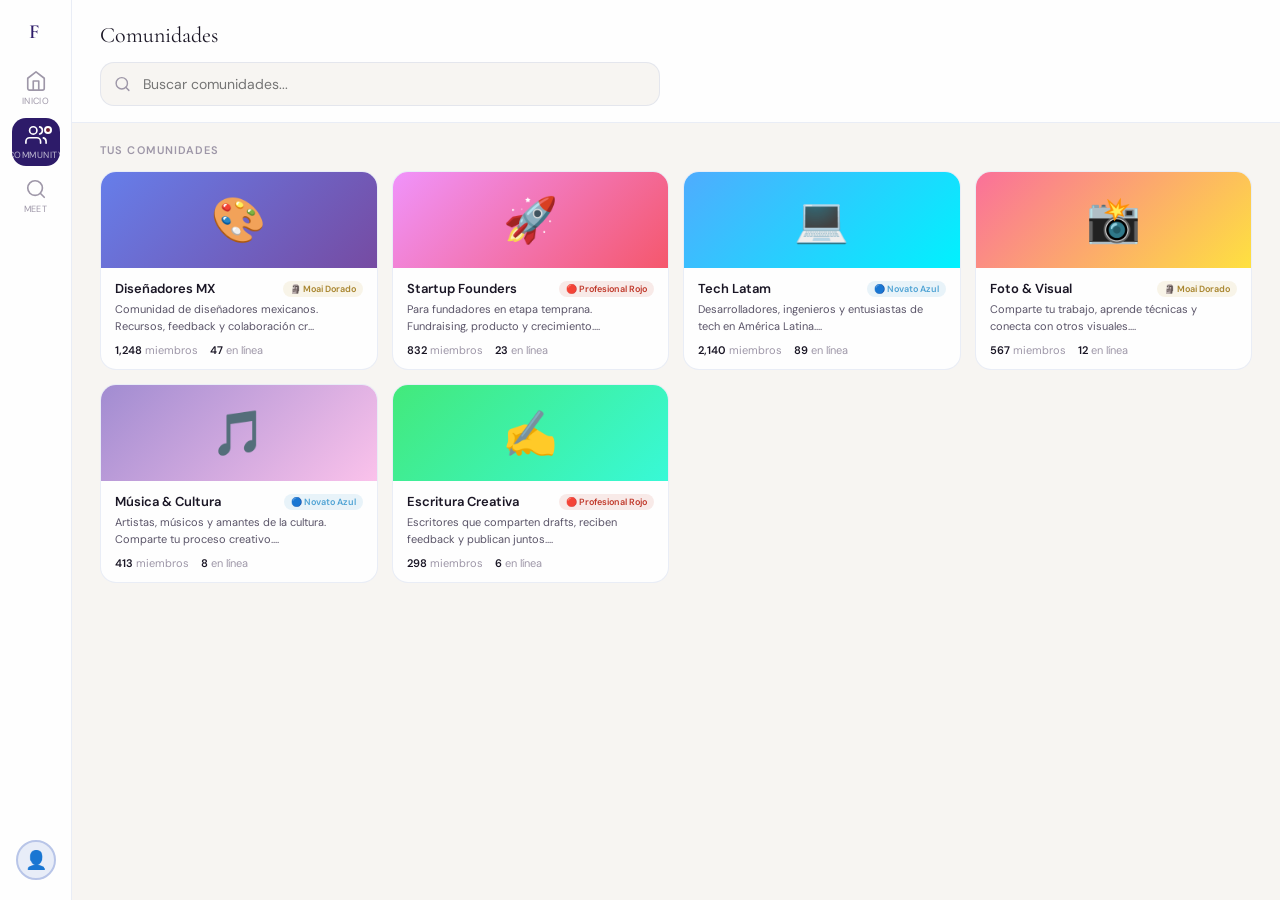
<file: flare-community (8) (1).html>
<!DOCTYPE html>
<html lang="es">
<head>
  <meta charset="UTF-8"/>
  <meta name="viewport" content="width=device-width, initial-scale=1.0"/>
  <title>FLARE — Community</title>
  <link href="https://fonts.googleapis.com/css2?family=Cormorant+Garamond:wght@300;400;600&family=DM+Sans:wght@300;400;500;600&display=swap" rel="stylesheet"/>
  <style>
    *, *::before, *::after { box-sizing: border-box; margin: 0; padding: 0; }
    :root {
      --periwinkle: #8B9FD4; --periwinkle-light: #b8c5e8; --periwinkle-pale: #e8edf8;
      --midnight: #2D1B69; --midnight-soft: #3d2a85;
      --garnet: #6B1A2A;
      --white: #FEFEFE; --off-white: #F7F5F2; --muted: #9E97A8;
      --text: #1a1625; --text-soft: #5a5468; --border: rgba(139,159,212,0.18);
      --badge-novice: #4fa3d4; --badge-pro: #c0392b; --badge-moai: #c9a84c;
    }
    body { font-family: 'DM Sans', sans-serif; background: var(--off-white); color: var(--text); height: 100vh; overflow: hidden; display: flex; }
    ::-webkit-scrollbar { width: 4px; } ::-webkit-scrollbar-track { background: transparent; } ::-webkit-scrollbar-thumb { background: var(--border); border-radius: 4px; }
    @keyframes fadeUp { from{opacity:0;transform:translateY(10px)}to{opacity:1;transform:translateY(0)} }
    @keyframes slideUp { from{opacity:0;transform:translateY(20px)}to{opacity:1;transform:translateY(0)} }
    @keyframes fadeIn { from{opacity:0}to{opacity:1} }

    /* SIDEBAR */
    .sidebar { width:72px; height:100vh; background:var(--white); border-right:1px solid var(--border); display:flex; flex-direction:column; align-items:center; padding:20px 0; gap:6px; flex-shrink:0; }
    .nav-logo { font-family:'Cormorant Garamond',serif; font-size:20px; font-weight:600; letter-spacing:0.15em; color:var(--midnight); margin-bottom:14px; }
    .nav-item { width:48px; height:48px; border-radius:14px; display:flex; flex-direction:column; align-items:center; justify-content:center; cursor:pointer; transition:all 0.2s; gap:3px; position:relative; text-decoration:none; }
    .nav-item svg { width:22px; height:22px; stroke:var(--muted); fill:none; stroke-width:1.8; stroke-linecap:round; stroke-linejoin:round; transition:stroke 0.2s; }
    .nav-item span { font-size:9px; letter-spacing:0.05em; text-transform:uppercase; color:var(--muted); transition:color 0.2s; }
    .nav-item:hover { background:var(--periwinkle-pale); } .nav-item:hover svg { stroke:var(--periwinkle); } .nav-item:hover span { color:var(--periwinkle); }
    .nav-item.active { background:var(--midnight); } .nav-item.active svg { stroke:white; } .nav-item.active span { color:rgba(255,255,255,0.7); }
    .nav-dot { width:8px; height:8px; background:var(--garnet); border-radius:50%; position:absolute; top:8px; right:8px; border:2px solid white; }
    .nav-avatar { margin-top:auto; width:40px; height:40px; border-radius:50%; border:2px solid var(--periwinkle-light); cursor:pointer; background:var(--periwinkle-pale); display:flex; align-items:center; justify-content:center; font-size:18px; }

    /* MAIN */
    .main { flex:1; height:100vh; display:flex; flex-direction:column; overflow:hidden; }

    /* EXPLORE */
    #view-explore { flex:1; overflow:hidden; display:none; flex-direction:column; }
    #view-explore.active { display:flex; }
    .search-top { padding:22px 28px 16px; background:var(--white); border-bottom:1px solid var(--border); flex-shrink:0; }
    .search-top-title { font-family:'Cormorant Garamond',serif; font-size:22px; font-weight:400; margin-bottom:14px; }
    .search-bar { position:relative; max-width:560px; }
    .search-bar-icon { position:absolute; left:14px; top:50%; transform:translateY(-50%); width:17px; height:17px; stroke:var(--muted); fill:none; stroke-width:2; stroke-linecap:round; pointer-events:none; transition:stroke 0.2s; }
    .search-bar input { width:100%; padding:12px 16px 12px 42px; background:var(--off-white); border:1.5px solid var(--border); border-radius:14px; font-family:'DM Sans',sans-serif; font-size:14px; color:var(--text); outline:none; transition:border-color 0.2s,background 0.2s,box-shadow 0.2s; }
    .search-bar input:focus { border-color:var(--periwinkle); background:var(--white); box-shadow:0 0 0 3px rgba(139,159,212,0.12); }
    .search-results { position:absolute; top:calc(100% + 6px); left:0; right:0; background:var(--white); border:1px solid var(--border); border-radius:14px; box-shadow:0 12px 32px rgba(45,27,105,0.12); z-index:100; overflow:hidden; display:none; animation:fadeUp 0.18s ease; }
    .search-results.show { display:block; }
    .search-result-item { padding:10px 14px; display:flex; align-items:center; gap:10px; cursor:pointer; transition:background 0.15s; }
    .search-result-item:hover { background:var(--periwinkle-pale); }
    .sr-avatar { width:36px; height:36px; border-radius:10px; display:flex; align-items:center; justify-content:center; font-size:17px; flex-shrink:0; }
    .sr-name { font-size:13px; font-weight:600; }
    .sr-cat { font-size:11px; color:var(--muted); }
    .grid-scroll { flex:1; overflow-y:auto; padding:20px 28px 28px; }
    .section-label { font-size:11px; font-weight:600; letter-spacing:0.1em; text-transform:uppercase; color:var(--muted); margin-bottom:14px; }
    .communities-grid { display:grid; grid-template-columns:repeat(auto-fill,minmax(220px,1fr)); gap:14px; }
    .community-card { background:var(--white); border-radius:16px; overflow:hidden; border:1px solid var(--border); cursor:pointer; transition:transform 0.2s,box-shadow 0.2s; animation:fadeUp 0.4s both; }
    .community-card:hover { transform:translateY(-3px); box-shadow:0 12px 28px rgba(45,27,105,0.1); }
    .community-card:nth-child(1){animation-delay:.04s} .community-card:nth-child(2){animation-delay:.08s} .community-card:nth-child(3){animation-delay:.12s} .community-card:nth-child(4){animation-delay:.16s} .community-card:nth-child(5){animation-delay:.2s} .community-card:nth-child(6){animation-delay:.24s}
    .card-poster { height:96px; display:flex; align-items:center; justify-content:center; font-size:44px; }
    .card-body { padding:12px 14px; }
    .card-top { display:flex; align-items:center; justify-content:space-between; margin-bottom:4px; }
    .card-name { font-size:13px; font-weight:600; }
    .badge-pill { display:flex; align-items:center; gap:3px; padding:2px 7px; border-radius:20px; font-size:9px; font-weight:600; }
    .badge-pill.novice { background:rgba(79,163,212,0.12); color:var(--badge-novice); }
    .badge-pill.pro { background:rgba(192,57,43,0.1); color:var(--badge-pro); }
    .badge-pill.moai { background:rgba(201,168,76,0.12); color:#a8852e; }
    .card-desc { font-size:11px; color:var(--text-soft); line-height:1.5; margin-bottom:9px; }
    .card-stats { display:flex; gap:12px; }
    .card-stat { font-size:11px; color:var(--muted); } .card-stat strong { color:var(--text); font-weight:600; }

    /* COMMUNITY VIEW */
    #view-community { flex:1; display:none; flex-direction:column; overflow:hidden; position:relative; }
    #view-community.active { display:flex; }
    .comm-topbar { display:flex; align-items:center; gap:12px; padding:14px 24px; background:var(--white); border-bottom:1px solid var(--border); flex-shrink:0; }
    .back-btn { width:30px; height:30px; border-radius:9px; background:var(--off-white); border:none; cursor:pointer; display:flex; align-items:center; justify-content:center; transition:background 0.2s; flex-shrink:0; }
    .back-btn:hover { background:var(--periwinkle-pale); }
    .back-btn svg { width:15px; height:15px; stroke:var(--text); fill:none; stroke-width:2; stroke-linecap:round; stroke-linejoin:round; }
    .topbar-av { width:32px; height:32px; border-radius:9px; display:flex; align-items:center; justify-content:center; font-size:15px; flex-shrink:0; }
    .topbar-name { font-size:14px; font-weight:600; flex:1; }
    .topbar-meta { font-size:11px; color:var(--muted); }

    /* Profile scroll */
    .profile-scroll { flex:1; overflow-y:auto; }
    .profile-banner { height:160px; display:flex; align-items:center; justify-content:center; font-size:72px; }
    .profile-banner-emoji { opacity:0.25; }
    .profile-card { margin:-56px 28px 0; background:var(--white); border-radius:20px; border:1px solid var(--border); padding:20px 24px 24px; box-shadow:0 8px 24px rgba(45,27,105,0.08); position:relative; z-index:1; animation:slideUp 0.4s cubic-bezier(0.22,1,0.36,1) both; }
    .profile-top-row { display:flex; align-items:flex-start; gap:16px; margin-bottom:16px; }
    .profile-av-wrap { position:relative; flex-shrink:0; }
    .profile-av { width:68px; height:68px; border-radius:18px; border:3px solid white; display:flex; align-items:center; justify-content:center; font-size:32px; box-shadow:0 4px 12px rgba(0,0,0,0.1); }
    .profile-badge-dot { position:absolute; bottom:-3px; right:-3px; width:20px; height:20px; border-radius:50%; border:2.5px solid white; display:flex; align-items:center; justify-content:center; font-size:9px; }
    .profile-badge-dot.moai{background:var(--badge-moai)} .profile-badge-dot.novice{background:var(--badge-novice)} .profile-badge-dot.pro{background:var(--badge-pro)}
    .profile-text { flex:1; padding-top:4px; }
    .profile-comm-name { font-size:18px; font-weight:700; margin-bottom:3px; }
    .profile-category { font-size:12px; color:var(--muted); margin-bottom:8px; }
    .profile-actions { display:flex; gap:10px; margin-bottom:20px; }
    .btn-join { flex:1; padding:11px; background:var(--midnight); color:white; border:none; border-radius:12px; font-family:'DM Sans',sans-serif; font-size:13px; font-weight:600; cursor:pointer; transition:background 0.2s; }
    .btn-join:hover { background:var(--midnight-soft); }
    .btn-chat-profile { flex:1; padding:11px; background:var(--off-white); color:var(--midnight); border:1.5px solid var(--border); border-radius:12px; font-family:'DM Sans',sans-serif; font-size:13px; font-weight:600; cursor:pointer; transition:all 0.2s; display:flex; align-items:center; justify-content:center; gap:7px; }
    .btn-chat-profile:hover { background:var(--periwinkle-pale); border-color:var(--periwinkle); }
    .btn-chat-profile svg { width:15px; height:15px; stroke:currentColor; fill:none; stroke-width:2; stroke-linecap:round; }

    /* Stats */
    .profile-stats { display:grid; grid-template-columns:repeat(4,1fr); background:var(--off-white); border-radius:12px; overflow:hidden; margin-bottom:20px; border:1px solid var(--border); }
    .pstat { padding:14px 10px; text-align:center; border-right:1px solid var(--border); } .pstat:last-child{border-right:none;}
    .pstat.clickable { cursor:pointer; transition:background 0.15s; } .pstat.clickable:hover { background:var(--periwinkle-pale); }
    .pstat-val { font-size:17px; font-weight:700; color:var(--midnight); }
    .pstat-label { font-size:10px; color:var(--muted); margin-top:2px; }

    /* Sections */
    .section-box { margin-bottom:16px; }
    .section-title { font-size:12px; font-weight:600; color:var(--text); margin-bottom:10px; }
    .section-text { font-size:13px; color:var(--text-soft); line-height:1.7; }

    /* Members button */
    .btn-members { width:100%; padding:13px 16px; background:var(--off-white); border:1.5px solid var(--border); border-radius:12px; font-family:'DM Sans',sans-serif; font-size:13px; font-weight:500; color:var(--midnight); cursor:pointer; display:flex; align-items:center; gap:0; transition:all 0.2s; }
    .btn-members:hover { background:var(--periwinkle-pale); border-color:var(--periwinkle); }
    .btn-members svg { width:16px; height:16px; stroke:currentColor; fill:none; stroke-width:2; stroke-linecap:round; margin-left:auto; }
    .member-avatars { display:flex; margin-right:10px; }
    .member-av-mini { width:26px; height:26px; border-radius:50%; background:var(--periwinkle-pale); border:2px solid white; display:flex; align-items:center; justify-content:center; font-size:13px; margin-left:-6px; }
    .member-av-mini:first-child { margin-left:0; }

    /* Bandas */
    .banda-item { display:flex; align-items:center; gap:12px; padding:10px 0; border-bottom:1px solid var(--border); }
    .banda-item:last-child { border-bottom:none; padding-bottom:0; }
    .banda-icon { width:36px; height:36px; border-radius:10px; display:flex; align-items:center; justify-content:center; font-size:16px; flex-shrink:0; }
    .banda-name { font-size:12px; font-weight:600; }
    .banda-desc { font-size:11px; color:var(--muted); margin-top:1px; }
    .banda-tag { padding:3px 9px; border-radius:20px; font-size:10px; font-weight:600; }

    /* Posts preview */
    @keyframes likePop { 0%{transform:scale(1)} 40%{transform:scale(1.4)} 70%{transform:scale(0.9)} 100%{transform:scale(1)} }
    .posts-preview { display:flex; flex-direction:column; gap:10px; }
    .post-mini { background:var(--white); border-radius:16px; border:1px solid var(--border); overflow:hidden; box-shadow:0 2px 8px rgba(45,27,105,0.05); }
    .post-mini-body { padding:12px 14px; }
    .post-mini-author { font-size:11px; font-weight:600; color:var(--text-soft); margin-bottom:5px; }
    .post-mini-text { font-size:12px; line-height:1.5; display:-webkit-box; -webkit-line-clamp:2; -webkit-box-orient:vertical; overflow:hidden; }
    .post-mini-img { width:100%; max-height:320px; object-fit:cover; display:block; }
    .post-mini-actions { display:flex; gap:6px; margin-top:10px; padding-top:10px; border-top:1px solid var(--border); }
    .post-action-btn { display:flex; align-items:center; gap:5px; padding:6px 12px; border-radius:20px; border:1.5px solid var(--border); background:transparent; font-family:'DM Sans',sans-serif; font-size:12px; font-weight:500; color:var(--text-soft); cursor:pointer; transition:all 0.18s; user-select:none; }
    .post-action-btn:hover { background:var(--periwinkle-pale); border-color:var(--periwinkle); color:var(--midnight); }
    .post-action-btn.liked { background:rgba(192,57,43,0.08); border-color:rgba(192,57,43,0.3); color:#c0392b; }
    .post-action-btn.liked .like-icon { animation:likePop 0.35s ease; }
    .post-action-btn.commented { background:var(--periwinkle-pale); border-color:var(--periwinkle); color:var(--midnight); }
    .post-action-btn svg { width:14px; height:14px; stroke:currentColor; fill:none; stroke-width:2; stroke-linecap:round; stroke-linejoin:round; flex-shrink:0; transition:fill 0.18s; }
    .post-action-btn.liked svg { fill:#c0392b; stroke:#c0392b; }
    .post-saves { margin-left:auto; display:flex; align-items:center; gap:5px; font-size:12px; color:var(--muted); padding:6px 8px; }
    /* Comments panel */
    .comments-panel { display:none; border-top:1px solid var(--border); background:var(--off-white); }
    .comments-panel.open { display:block; }
    .comments-list { padding:10px 14px; display:flex; flex-direction:column; gap:8px; max-height:200px; overflow-y:auto; }
    .comment-item { display:flex; gap:8px; }
    .comment-av { width:26px; height:26px; border-radius:50%; background:var(--periwinkle-pale); display:flex; align-items:center; justify-content:center; font-size:12px; flex-shrink:0; }
    .comment-bubble { background:var(--white); border:1px solid var(--border); border-radius:4px 12px 12px 12px; padding:7px 10px; flex:1; }
    .comment-author { font-size:10px; font-weight:600; color:var(--text-soft); margin-bottom:2px; }
    .comment-text { font-size:12px; line-height:1.4; color:var(--text); }
    .comment-input-row { display:flex; gap:8px; align-items:center; padding:8px 14px 10px; border-top:1px solid var(--border); }
    .comment-input-row input { flex:1; border:1.5px solid var(--border); border-radius:20px; padding:7px 13px; font-family:'DM Sans',sans-serif; font-size:12px; color:var(--text); outline:none; background:var(--white); transition:border-color 0.2s; }
    .comment-input-row input:focus { border-color:var(--periwinkle); }
    .comment-send { width:30px; height:30px; background:var(--midnight); border:none; border-radius:50%; cursor:pointer; display:flex; align-items:center; justify-content:center; flex-shrink:0; transition:background 0.2s; }
    .comment-send:hover { background:var(--midnight-soft); }
    .comment-send svg { width:13px; height:13px; stroke:white; fill:none; stroke-width:2.5; stroke-linecap:round; stroke-linejoin:round; }
    .no-comments { font-size:11px; color:var(--muted); text-align:center; padding:10px 0 4px; }
    .empty-posts { text-align:center; padding:28px 16px; color:var(--muted); font-size:12px; }
    .empty-posts-icon { font-size:28px; margin-bottom:8px; }

    /* MEMBERS MODAL */
    .modal-backdrop { position:absolute; inset:0; background:rgba(26,22,37,0.4); z-index:30; display:none; animation:fadeIn 0.2s; }
    .modal-backdrop.open { display:flex; align-items:flex-end; }
    .modal-sheet { width:100%; background:var(--white); border-radius:20px 20px 0 0; max-height:70vh; display:flex; flex-direction:column; animation:slideUp 0.3s cubic-bezier(0.22,1,0.36,1); }
    .modal-handle { width:36px; height:4px; background:var(--border); border-radius:4px; margin:12px auto 0; flex-shrink:0; }
    .modal-header { display:flex; align-items:center; justify-content:space-between; padding:14px 20px 12px; border-bottom:1px solid var(--border); flex-shrink:0; }
    .modal-title { font-size:15px; font-weight:600; }
    .modal-close { width:28px; height:28px; border-radius:8px; background:var(--off-white); border:none; cursor:pointer; display:flex; align-items:center; justify-content:center; font-size:14px; transition:background 0.15s; }
    .modal-close:hover { background:var(--periwinkle-pale); }
    .modal-search { padding:10px 16px; border-bottom:1px solid var(--border); flex-shrink:0; }
    .modal-search input { width:100%; padding:8px 12px 8px 32px; background:var(--off-white); border:1px solid var(--border); border-radius:10px; font-family:'DM Sans',sans-serif; font-size:12px; color:var(--text); outline:none; }
    .modal-search-wrap { position:relative; }
    .modal-search-wrap svg { position:absolute; left:10px; top:50%; transform:translateY(-50%); width:13px; height:13px; stroke:var(--muted); fill:none; stroke-width:2; stroke-linecap:round; pointer-events:none; }
    .modal-list { flex:1; overflow-y:auto; padding:8px 0; }
    .member-row { display:flex; align-items:center; gap:12px; padding:10px 20px; cursor:pointer; transition:background 0.15s; }
    .member-row:hover { background:var(--periwinkle-pale); }
    .member-row-av { width:42px; height:42px; border-radius:50%; background:var(--periwinkle-pale); display:flex; align-items:center; justify-content:center; font-size:20px; flex-shrink:0; }
    .member-row-info { flex:1; }
    .member-row-name { font-size:13px; font-weight:600; }
    .member-row-role { font-size:11px; color:var(--muted); margin-top:1px; }
    .member-row-badge { font-size:13px; }

    /* CHAT OVERLAY */
    .chat-overlay { position:absolute; inset:0; background:var(--white); display:flex; flex-direction:column; z-index:20; transform:translateX(100%); transition:transform 0.3s cubic-bezier(0.22,1,0.36,1); }
    .chat-overlay.open { transform:translateX(0); }
    .chat-overlay-header { display:flex; align-items:center; gap:12px; padding:14px 20px; border-bottom:1px solid var(--border); flex-shrink:0; }
    .chat-close { width:30px; height:30px; border-radius:9px; background:var(--off-white); border:none; cursor:pointer; display:flex; align-items:center; justify-content:center; transition:background 0.2s; }
    .chat-close:hover { background:var(--periwinkle-pale); }
    .chat-close svg { width:15px; height:15px; stroke:var(--text); fill:none; stroke-width:2; stroke-linecap:round; stroke-linejoin:round; }
    .chat-overlay-name { font-size:14px; font-weight:600; flex:1; }
    .chat-online { font-size:11px; color:#4caf6e; font-weight:500; }
    .chat-messages { flex:1; overflow-y:auto; padding:16px 20px; display:flex; flex-direction:column; gap:14px; }
    .msg-group { display:flex; gap:9px; } .msg-group.mine { flex-direction:row-reverse; }
    .msg-avatar { width:32px; height:32px; border-radius:50%; flex-shrink:0; display:flex; align-items:center; justify-content:center; font-size:15px; background:var(--periwinkle-pale); }
    .msg-content { max-width:65%; }
    .msg-name { font-size:10px; color:var(--muted); margin-bottom:3px; font-weight:500; }
    .msg-group.mine .msg-name { text-align:right; }
    .msg-bubble { padding:9px 13px; font-size:13px; line-height:1.5; background:var(--off-white); border:1px solid var(--border); color:var(--text); border-radius:4px 14px 14px 14px; }
    .msg-group.mine .msg-bubble { background:var(--midnight); color:white; border:none; border-radius:14px 4px 14px 14px; }
    .msg-time { font-size:10px; color:var(--muted); margin-top:3px; }
    .msg-group.mine .msg-time { text-align:right; }
    .chat-input-area { padding:12px 18px; border-top:1px solid var(--border); display:flex; gap:9px; align-items:flex-end; flex-shrink:0; }
    .chat-input { flex:1; border:1px solid var(--border); border-radius:11px; padding:9px 13px; font-family:'DM Sans',sans-serif; font-size:13px; color:var(--text); outline:none; resize:none; min-height:38px; max-height:96px; background:var(--off-white); transition:border-color 0.2s; }
    .chat-input:focus { border-color:var(--periwinkle); background:white; }
    .send-btn { width:38px; height:38px; background:var(--midnight); border:none; border-radius:11px; cursor:pointer; display:flex; align-items:center; justify-content:center; transition:background 0.2s; flex-shrink:0; }
    .send-btn:hover { background:var(--midnight-soft); }
    .send-btn svg { width:16px; height:16px; stroke:white; fill:none; stroke-width:2; stroke-linecap:round; stroke-linejoin:round; }
  </style>
</head>
<body>

<nav class="sidebar">
  <div class="nav-logo">F</div>
  <a class="nav-item" href="#">
    <svg viewBox="0 0 24 24"><path d="M3 9l9-7 9 7v11a2 2 0 01-2 2H5a2 2 0 01-2-2z"/><polyline points="9 22 9 12 15 12 15 22"/></svg>
    <span>Inicio</span>
  </a>
  <a class="nav-item active" href="#">
    <div class="nav-dot"></div>
    <svg viewBox="0 0 24 24"><path d="M17 21v-2a4 4 0 00-4-4H5a4 4 0 00-4 4v2"/><circle cx="9" cy="7" r="4"/><path d="M23 21v-2a4 4 0 00-3-3.87M16 3.13a4 4 0 010 7.75"/></svg>
    <span>Community</span>
  </a>
  <a class="nav-item" href="#">
    <svg viewBox="0 0 24 24"><circle cx="11" cy="11" r="8"/><path d="M21 21l-4.35-4.35"/></svg>
    <span>Meet</span>
  </a>
  <div class="nav-avatar">👤</div>
</nav>

<div class="main">

  <!-- EXPLORE -->
  <div id="view-explore" class="active">
    <div class="search-top">
      <div class="search-top-title">Comunidades</div>
      <div class="search-bar">
        <svg class="search-bar-icon" viewBox="0 0 24 24"><circle cx="11" cy="11" r="8"/><path d="M21 21l-4.35-4.35"/></svg>
        <input type="text" placeholder="Buscar comunidades..." id="searchInput" oninput="onSearch(this.value)" onfocus="showResults()" onblur="hideResults()"/>
        <div class="search-results" id="searchResults"></div>
      </div>
    </div>
    <div class="grid-scroll">
      <div class="section-label">Tus comunidades</div>
      <div class="communities-grid" id="communitiesGrid"></div>
    </div>
  </div>

  <!-- COMMUNITY PROFILE -->
  <div id="view-community">
    <div class="comm-topbar">
      <button class="back-btn" onclick="showExplore()">
        <svg viewBox="0 0 24 24"><polyline points="15 18 9 12 15 6"/></svg>
      </button>
      <div class="topbar-av" id="topbarAv"></div>
      <div style="flex:1">
        <div class="topbar-name" id="topbarName"></div>
        <div class="topbar-meta" id="topbarMeta"></div>
      </div>
    </div>

    <div class="profile-scroll">
      <div class="profile-banner" id="profileBanner">
        <span class="profile-banner-emoji" id="profileBannerEmoji"></span>
      </div>
      <div class="profile-card">
        <div class="profile-top-row">
          <div class="profile-av-wrap">
            <div class="profile-av" id="profileAv"></div>
            <div class="profile-badge-dot" id="profileBadgeDot"></div>
          </div>
          <div class="profile-text">
            <div class="profile-comm-name" id="profileName"></div>
            <div class="profile-category" id="profileCat"></div>
            <div id="profileBadgeRow"></div>
          </div>
        </div>

        <div class="profile-actions">
          <button class="btn-join">Unirse</button>
          <button class="btn-chat-profile" onclick="openChat()">
            <svg viewBox="0 0 24 24"><path d="M21 15a2 2 0 01-2 2H7l-4 4V5a2 2 0 012-2h14a2 2 0 012 2z"/></svg>
            Chat grupal
          </button>
        </div>

        <div class="profile-stats" id="profileStats"></div>

        <div class="section-box">
          <div class="section-title">✏️ Posts recientes</div>
          <div class="posts-preview" id="profilePosts"></div>
        </div>
      </div>
      <div style="height:32px"></div>
    </div>

    <!-- MEMBERS MODAL -->
    <div class="modal-backdrop" id="membersModal" onclick="closeMembersOnBackdrop(event)">
      <div class="modal-sheet">
        <div class="modal-handle"></div>
        <div class="modal-header">
          <div class="modal-title" id="modalTitle"></div>
          <button class="modal-close" onclick="closeMembers()">✕</button>
        </div>
        <div class="modal-search">
          <div class="modal-search-wrap">
            <svg viewBox="0 0 24 24"><circle cx="11" cy="11" r="8"/><path d="M21 21l-4.35-4.35"/></svg>
            <input type="text" placeholder="Buscar miembros..." oninput="filterMembers(this.value)" id="memberSearch"/>
          </div>
        </div>
        <div class="modal-list" id="membersList"></div>
      </div>
    </div>

    <!-- CHAT OVERLAY -->
    <div class="chat-overlay" id="chatOverlay">
      <div class="chat-overlay-header">
        <button class="chat-close" onclick="closeChat()">
          <svg viewBox="0 0 24 24"><polyline points="15 18 9 12 15 6"/></svg>
        </button>
        <div>
          <div class="chat-overlay-name" id="chatTitle"></div>
          <div class="chat-online" id="chatOnline"></div>
        </div>
      </div>
      <div class="chat-messages" id="chatMessages"></div>
      <div class="chat-input-area">
        <textarea class="chat-input" placeholder="Escribe un mensaje..." rows="1" id="chatInput" onkeydown="handleKey(event)"></textarea>
        <button class="send-btn" onclick="sendMsg()">
          <svg viewBox="0 0 24 24"><line x1="22" y1="2" x2="11" y2="13"/><polygon points="22 2 15 22 11 13 2 9 22 2"/></svg>
        </button>
      </div>
    </div>
  </div>

</div>

<script>
const _IMG1='https://picsum.photos/800/960'
const _IMG2='https://picsum.photos/800/960'

const COMMUNITIES = [
  { id:1, name:"Diseñadores MX", emoji:"🎨", bg:"linear-gradient(135deg,#667eea,#764ba2)", badge:"moai",
    memberCount:1248, online:47, category:"Diseño & Arte",
    desc:"Comunidad de diseñadores mexicanos. Recursos, feedback y colaboración creativa.",
    posts:[
      {author:"Mafer",av:"👩‍🎨",time:"hace 2h",img:_IMG1,likes:24,comments:8,saves:11},
      {author:"Mafer",av:"👩‍🎨",time:"hace 5h",img:_IMG2,likes:17,comments:12,saves:5},
    ],
    chat:[
      {author:"Carlos M.",av:"👨‍💻",time:"10:32",text:"¿Alguien vio el keynote de Apple?",mine:false},
      {author:"Ana R.",av:"👩",time:"10:35",text:"Sí!! Las animaciones nuevas están increíbles 🔥",mine:false},
      {author:"Tú",av:"👤",time:"10:37",text:"El nuevo Figma también tiene muchas features nuevas",mine:true},
      {author:"Diego F.",av:"🧑",time:"10:40",text:"nuevo hilo de recursos en posts 👆",mine:false},
    ],
    membersList:[
      {name:"María G.",av:"👩",role:"Admin",badge:"moai"},
      {name:"Rodrigo P.",av:"👨",role:"Moderador",badge:"pro"},
      {name:"Lucía T.",av:"👩‍🎨",role:"Miembro",badge:"novice"},
      {name:"Carlos V.",av:"👨‍💻",role:"Miembro",badge:"pro"},
      {name:"Ana R.",av:"👩",role:"Miembro",badge:"novice"},
      {name:"Diego F.",av:"🧑",role:"Miembro",badge:"novice"},
      {name:"Fernanda M.",av:"👩‍🎨",role:"Miembro",badge:"pro"},
      {name:"Sebastián R.",av:"👨",role:"Miembro",badge:"novice"},
    ]
  },
  { id:2, name:"Startup Founders", emoji:"🚀", bg:"linear-gradient(135deg,#f093fb,#f5576c)", badge:"pro",
    memberCount:832, online:23, category:"Negocios & Tech",
    desc:"Para fundadores en etapa temprana. Fundraising, producto y crecimiento.",
    posts:[],
    chat:[
      {author:"Sofía L.",av:"👩‍💼",time:"09:15",text:"¿Alguien ha levantado con angels en LATAM?",mine:false},
      {author:"Miguel T.",av:"🧑‍💼",time:"09:22",text:"Sí, tengo contactos. DM",mine:false},
      {author:"Tú",av:"👤",time:"09:30",text:"También me interesa esa info 🙏",mine:true},
    ],
    membersList:[
      {name:"Jorge A.",av:"👨‍💼",role:"Admin",badge:"moai"},
      {name:"Sofía L.",av:"👩‍💼",role:"Moderadora",badge:"pro"},
      {name:"Miguel T.",av:"🧑‍💼",role:"Miembro",badge:"pro"},
      {name:"Valeria M.",av:"👩",role:"Miembro",badge:"novice"},
      {name:"Andrés C.",av:"👨",role:"Miembro",badge:"novice"},
    ]
  },
  { id:3, name:"Tech Latam", emoji:"💻", bg:"linear-gradient(135deg,#4facfe,#00f2fe)", badge:"novice",
    memberCount:2140, online:89, category:"Tecnología",
    desc:"Desarrolladores, ingenieros y entusiastas de tech en América Latina.",
    posts:[],
    chat:[
      {author:"Paula M.",av:"👩‍💻",time:"11:00",text:"¿Alguien usa Rust en producción?",mine:false},
      {author:"Tú",av:"👤",time:"11:05",text:"Nosotros lo usamos para el backend de pagos, muy estable",mine:true},
    ],
    membersList:[
      {name:"Paula M.",av:"👩‍💻",role:"Admin",badge:"moai"},
      {name:"Carlos V.",av:"👨‍💻",role:"Moderador",badge:"pro"},
      {name:"Esteban R.",av:"🧑",role:"Miembro",badge:"novice"},
      {name:"Laura S.",av:"👩",role:"Miembro",badge:"novice"},
      {name:"Tomás B.",av:"👨",role:"Miembro",badge:"pro"},
      {name:"Daniela A.",av:"👩‍💻",role:"Miembro",badge:"novice"},
    ]
  },
  { id:4, name:"Foto & Visual", emoji:"📸", bg:"linear-gradient(135deg,#fa709a,#fee140)", badge:"moai",
    memberCount:567, online:12, category:"Fotografía",
    desc:"Comparte tu trabajo, aprende técnicas y conecta con otros visuales.",
    posts:[],
    chat:[
      {author:"Valeria R.",av:"📸",time:"08:45",text:"álbum de la semana en posts ✨",mine:false},
      {author:"Tú",av:"👤",time:"08:50",text:"Increíbles fotos como siempre 🎶",mine:true},
    ],
    membersList:[
      {name:"Diego S.",av:"📷",role:"Admin",badge:"moai"},
      {name:"Valeria R.",av:"📸",role:"Moderadora",badge:"pro"},
      {name:"Tomás L.",av:"🧑",role:"Miembro",badge:"novice"},
    ]
  },
  { id:5, name:"Música & Cultura", emoji:"🎵", bg:"linear-gradient(135deg,#a18cd1,#fbc2eb)", badge:"novice",
    memberCount:413, online:8, category:"Música & Arte",
    desc:"Artistas, músicos y amantes de la cultura. Comparte tu proceso creativo.",
    posts:[],
    chat:[
      {author:"Emilio R.",av:"🎹",time:"18:00",text:"¿Alguien va al festival este fin?",mine:false},
      {author:"Tú",av:"👤",time:"18:10",text:"Sí! Nos vemos ahí 🎪",mine:true},
    ],
    membersList:[
      {name:"Renata M.",av:"🎸",role:"Admin",badge:"pro"},
      {name:"Emilio R.",av:"🎹",role:"Miembro",badge:"novice"},
      {name:"Daniela C.",av:"👩",role:"Miembro",badge:"novice"},
    ]
  },
  { id:6, name:"Escritura Creativa", emoji:"✍️", bg:"linear-gradient(135deg,#43e97b,#38f9d7)", badge:"pro",
    memberCount:298, online:6, category:"Literatura",
    desc:"Escritores que comparten drafts, reciben feedback y publican juntos.",
    posts:[],
    chat:[
      {author:"Mateo A.",av:"📝",time:"15:00",text:"¿Alguien quiere un grupo de lectura este mes?",mine:false},
      {author:"Tú",av:"👤",time:"15:12",text:"¡Apúntame! ¿Qué libro proponen?",mine:true},
    ],
    membersList:[
      {name:"Isabela C.",av:"📖",role:"Admin",badge:"moai"},
      {name:"Mateo A.",av:"📝",role:"Moderador",badge:"pro"},
      {name:"Carmen R.",av:"👩",role:"Miembro",badge:"novice"},
    ]
  },
];

const BADGE_LABEL={novice:"Novato Azul",pro:"Profesional Rojo",moai:"Moai Dorado"};
const BADGE_ICON={novice:"🔵",pro:"🔴",moai:"🗿"};
let current = null;

function badgePill(t){ return '<span class="badge-pill '+t+'">'+BADGE_ICON[t]+' '+BADGE_LABEL[t]+'</span>'; }

// GRID
function renderGrid(list){
  document.getElementById('communitiesGrid').innerHTML=(list||COMMUNITIES).map(c=>`
    <div class="community-card" onclick="openCommunity(${c.id})">
      <div class="card-poster" style="background:${c.bg}">${c.emoji}</div>
      <div class="card-body">
        <div class="card-top"><span class="card-name">${c.name}</span>${badgePill(c.badge)}</div>
        <p class="card-desc">${c.desc.substring(0,72)}...</p>
        <div class="card-stats">
          <span class="card-stat"><strong>${c.memberCount.toLocaleString()}</strong> miembros</span>
          <span class="card-stat"><strong>${c.online}</strong> en línea</span>
        </div>
      </div>
    </div>`).join('');
}

// SEARCH
function onSearch(val){
  const q=val.trim().toLowerCase();
  if(!q){ hideResults(); renderGrid(); return; }
  const f=COMMUNITIES.filter(c=>c.name.toLowerCase().includes(q)||c.category.toLowerCase().includes(q));
  renderGrid(f);
  const el=document.getElementById('searchResults');
  el.innerHTML=f.map(c=>`
    <div class="search-result-item" onmousedown="openCommunity(${c.id})">
      <div class="sr-avatar" style="background:${c.bg}">${c.emoji}</div>
      <div style="flex:1"><div class="sr-name">${c.name}</div><div class="sr-cat">${c.category} · ${c.memberCount.toLocaleString()} miembros</div></div>
      ${badgePill(c.badge)}
    </div>`).join('');
  el.classList.add('show');
}
function showResults(){ if(document.getElementById('searchInput').value.trim()) document.getElementById('searchResults').classList.add('show'); }
function hideResults(){ setTimeout(()=>document.getElementById('searchResults').classList.remove('show'),150); }

// POSTS
function renderPosts() {
  const postsEl = document.getElementById('profilePosts');
  if (!current || !current.posts || !current.posts.length) {
    postsEl.innerHTML = '<div class="empty-posts"><div class="empty-posts-icon">📷</div><div>Aún no hay posts en esta comunidad</div></div>';
    return;
  }
  postsEl.innerHTML = current.posts.map(function(p, i) {
    var imgHtml = p.img ? '<img class="post-mini-img" src="' + p.img + '" alt="post"/>' : '';
    var textHtml = p.text ? '<div class="post-mini-text">' + p.text + '</div>' : '';
    var likedClass = p._liked ? 'liked' : '';
    var commentedClass = p._showComments ? 'commented' : '';
    var commentCount = p._commentList.length;
    var commentsHtml = p._commentList.length === 0
      ? '<div class="no-comments">Sin comentarios aún. ¡Sé el primero!</div>'
      : p._commentList.map(function(c) {
          return '<div class="comment-item"><div class="comment-av">' + c.av + '</div><div class="comment-bubble"><div class="comment-author">' + c.author + '</div><div class="comment-text">' + c.text + '</div></div></div>';
        }).join('');
    var panelClass = p._showComments ? 'comments-panel open' : 'comments-panel';
    return '<div class="post-mini" id="post-' + i + '">' +
      imgHtml +
      '<div class="post-mini-body">' +
        '<div class="post-mini-author">' + p.author + ' · ' + p.time + '</div>' +
        textHtml +
        '<div class="post-mini-actions">' +
          '<button class="post-action-btn ' + likedClass + '" onclick="toggleLike(' + i + ')">' +
            '<span class="like-icon"><svg viewBox="0 0 24 24"><path d="M20.84 4.61a5.5 5.5 0 00-7.78 0L12 5.67l-1.06-1.06a5.5 5.5 0 00-7.78 7.78l1.06 1.06L12 21.23l7.78-7.78 1.06-1.06a5.5 5.5 0 000-7.78z"/></svg></span>' +
            ' ' + p._likeCount +
          '</button>' +
          '<button class="post-action-btn ' + commentedClass + '" onclick="toggleComments(' + i + ')">' +
            '<svg viewBox="0 0 24 24"><path d="M21 15a2 2 0 01-2 2H7l-4 4V5a2 2 0 012-2h14a2 2 0 012 2z"/></svg>' +
            ' ' + commentCount +
          '</button>' +
          '<span class="post-saves"><svg viewBox="0 0 24 24"><path d="M19 21l-7-5-7 5V5a2 2 0 012-2h10a2 2 0 012 2z"/></svg> ' + p.saves + '</span>' +
        '</div>' +
      '</div>' +
      '<div class="' + panelClass + '" id="comments-' + i + '">' +
        '<div class="comments-list" id="comments-list-' + i + '">' + commentsHtml + '</div>' +
        '<div class="comment-input-row">' +
          '<input type="text" placeholder="Escribe un comentario..." id="comment-input-' + i + '" onkeydown="handleCommentKey(event,' + i + ')"/>' +
          '<button class="comment-send" onclick="submitComment(' + i + ')"><svg viewBox="0 0 24 24"><line x1="22" y1="2" x2="11" y2="13"/><polygon points="22 2 15 22 11 13 2 9 22 2"/></svg></button>' +
        '</div>' +
      '</div>' +
    '</div>';
  }).join('');
}

function toggleLike(i) {
  var p = current.posts[i];
  p._liked = !p._liked;
  p._likeCount += p._liked ? 1 : -1;
  renderPosts();
}

function toggleComments(i) {
  var p = current.posts[i];
  p._showComments = !p._showComments;
  renderPosts();
  if (p._showComments) {
    setTimeout(function() {
      var inp = document.getElementById('comment-input-' + i);
      if (inp) inp.focus();
    }, 50);
  }
}

function handleCommentKey(e, i) {
  if (e.key === 'Enter') { e.preventDefault(); submitComment(i); }
}

function submitComment(i) {
  var inp = document.getElementById('comment-input-' + i);
  var t = inp ? inp.value.trim() : '';
  if (!t) return;
  current.posts[i]._commentList.push({ author: 'Tú', av: '👤', text: t });
  inp.value = '';
  renderPosts();
}

// OPEN COMMUNITY
function openCommunity(id){
  current=COMMUNITIES.find(c=>c.id===id);

  document.getElementById('topbarAv').innerHTML='<div style="width:32px;height:32px;border-radius:9px;background:'+current.bg+';display:flex;align-items:center;justify-content:center;font-size:15px">'+current.emoji+'</div>';
  document.getElementById('topbarName').textContent=current.name;
  document.getElementById('topbarMeta').textContent=current.memberCount.toLocaleString()+' miembros · '+current.online+' en línea';

  document.getElementById('profileBanner').style.background=current.bg;
  document.getElementById('profileBannerEmoji').textContent=current.emoji;
  document.getElementById('profileAv').style.background=current.bg;
  document.getElementById('profileAv').textContent=current.emoji;
  var bd=document.getElementById('profileBadgeDot');
  bd.className='profile-badge-dot '+current.badge;
  bd.textContent=BADGE_ICON[current.badge];
  document.getElementById('profileName').textContent=current.name;
  document.getElementById('profileCat').textContent=current.category;
  document.getElementById('profileBadgeRow').innerHTML=badgePill(current.badge);

  document.getElementById('profileStats').innerHTML=
    '<div class="pstat clickable" onclick="openMembers()"><div class="pstat-val">'+current.memberCount.toLocaleString()+'</div><div class="pstat-label">Miembros</div></div>'+
    '<div class="pstat"><div class="pstat-val">'+current.online+'</div><div class="pstat-label">En línea</div></div>'+
    '<div class="pstat"><div class="pstat-val">'+(current.posts.length*12||0)+'</div><div class="pstat-label">Posts</div></div>'+
    '<div class="pstat"><div class="pstat-val">4.8⭐</div><div class="pstat-label">Rating</div></div>';

  current.posts.forEach(function(p) {
    if (p._liked === undefined) p._liked = false;
    if (p._likeCount === undefined) p._likeCount = p.likes;
    if (p._showComments === undefined) p._showComments = false;
    if (p._commentList === undefined) {
      // Pre-populate with placeholder comments to match the original count
      var names = [
        {author:"Lucía T.",av:"👩‍🎨"}, {author:"Carlos V.",av:"👨‍💻"},
        {author:"Ana R.",av:"👩"}, {author:"Diego F.",av:"🧑"},
        {author:"Fernanda M.",av:"👩‍🎨"}, {author:"Rodrigo P.",av:"👨"},
        {author:"Sebastián R.",av:"👨"}, {author:"María G.",av:"👩"},
        {author:"Tomás B.",av:"👨"}, {author:"Paula M.",av:"👩‍💻"},
        {author:"Valeria M.",av:"👩"}, {author:"Emilio R.",av:"🎹"},
      ];
      var texts = [
        "¡Me encanta el trazo, muy expresivo! 🎨",
        "El detalle está increíble, ¿cuánto tiempo te tardó?",
        "Guardado para inspiración 🔖",
        "El sombreado está muy bien logrado",
        "¡Qué tierno! Me encanta el estilo",
        "El trazo a mano se nota y le da mucho carácter",
        "¿Usaste alguna referencia o es de imaginación?",
        "Me recuerda al estilo de ilustración editorial",
        "Brutal el nivel de detalle en tan poco espacio",
        "¡Comparte más de estos por favor! 🙌",
        "El contraste de luz y sombra está muy bien",
        "Definitivamente uno de los mejores posts de la semana",
      ];
      p._commentList = [];
      var count = p.comments || 0;
      for (var j = 0; j < count; j++) {
        p._commentList.push({
          author: names[j % names.length].author,
          av: names[j % names.length].av,
          text: texts[j % texts.length]
        });
      }
    }
  });
  renderPosts();

  document.getElementById('view-explore').classList.remove('active');
  document.getElementById('view-community').classList.add('active');
  document.querySelector('.profile-scroll').scrollTop=0;
}

function showExplore(){
  document.getElementById('view-community').classList.remove('active');
  document.getElementById('view-explore').classList.add('active');
  closeChat(); closeMembers(); current=null;
}

// MEMBERS MODAL
function openMembers(){
  document.getElementById('modalTitle').textContent='Miembros de '+current.name;
  renderMembersList(current.membersList);
  document.getElementById('membersModal').classList.add('open');
  document.getElementById('memberSearch').value='';
}
function closeMembers(){ document.getElementById('membersModal').classList.remove('open'); }
function closeMembersOnBackdrop(e){ if(e.target===document.getElementById('membersModal')) closeMembers(); }

function renderMembersList(list){
  document.getElementById('membersList').innerHTML=list.map(m=>`
    <div class="member-row">
      <div class="member-row-av">${m.av}</div>
      <div class="member-row-info">
        <div class="member-row-name">${m.name}</div>
        <div class="member-row-role">${m.role}</div>
      </div>
      <span class="member-row-badge">${BADGE_ICON[m.badge]}</span>
    </div>`).join('');
}

function filterMembers(val){
  var q=val.trim().toLowerCase();
  var filtered=q ? current.membersList.filter(m=>m.name.toLowerCase().includes(q)) : current.membersList;
  renderMembersList(filtered);
}

// CHAT
function openChat(){
  document.getElementById('chatTitle').textContent=current.name;
  document.getElementById('chatOnline').textContent=current.online+' en línea ahora';
  renderChatMessages();
  document.getElementById('chatOverlay').classList.add('open');
}
function closeChat(){ document.getElementById('chatOverlay').classList.remove('open'); }

function renderChatMessages(){
  var el=document.getElementById('chatMessages');
  el.innerHTML=current.chat.map(m=>`
    <div class="msg-group ${m.mine?'mine':''}">
      <div class="msg-avatar">${m.av}</div>
      <div class="msg-content">
        <div class="msg-name">${m.author}</div>
        <div class="msg-bubble">${m.text}</div>
        <div class="msg-time">${m.time}</div>
      </div>
    </div>`).join('');
  el.scrollTop=el.scrollHeight;
}

function sendMsg(){
  var input=document.getElementById('chatInput');
  var t=input.value.trim(); if(!t) return;
  var now=new Date();
  current.chat.push({author:"Tú",av:"👤",time:now.getHours()+':'+String(now.getMinutes()).padStart(2,'0'),text:t,mine:true});
  input.value=''; renderChatMessages();
}
function handleKey(e){ if(e.key==='Enter'&&!e.shiftKey){e.preventDefault();sendMsg();} }

renderGrid();
</script>
</body>
</html>
</file>
